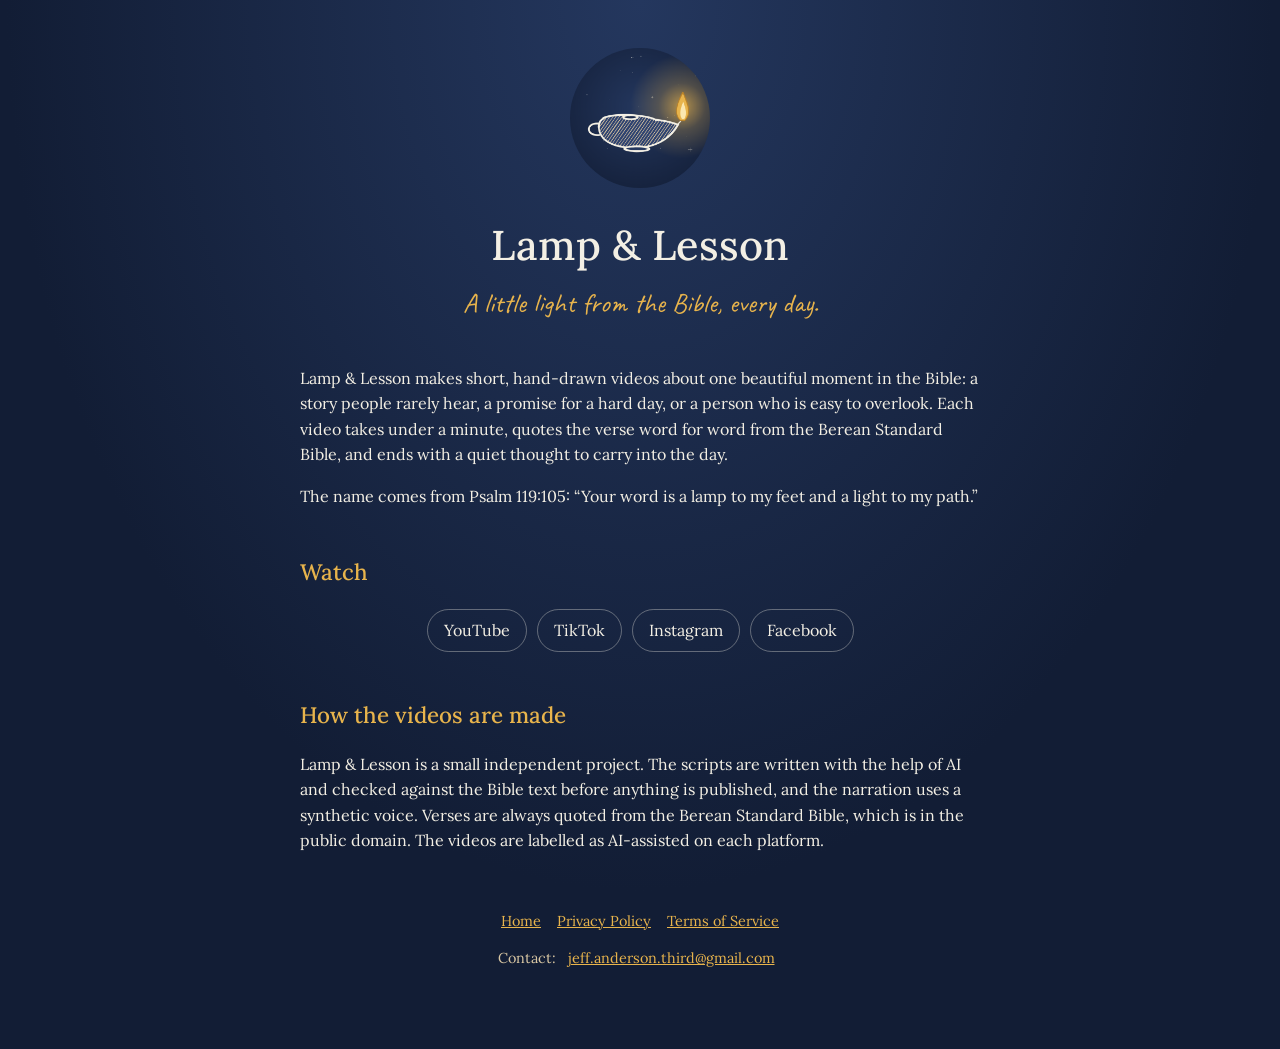
<file: index.html>
<!doctype html>
<html lang="en">
<head>
<meta charset="utf-8"><meta name="viewport" content="width=device-width, initial-scale=1">
<title>Lamp &amp; Lesson</title>
<meta name="description" content="Short, hand-drawn videos about one beautiful moment in the Bible, told in under a minute.">
<link rel="preconnect" href="https://fonts.googleapis.com"><link href="https://fonts.googleapis.com/css2?family=Caveat:wght@700&family=Lora:wght@400;500&display=swap" rel="stylesheet">
<link rel="stylesheet" href="style.css">
</head>
<body>
<main>
<header>
<img src="lamp.png" alt="A small oil lamp with a golden flame">
<h1>Lamp &amp; Lesson</h1>
<p class="undertittel">A little light from the Bible, every day.</p>
</header>
<p>Lamp &amp; Lesson makes short, hand-drawn videos about one beautiful moment in the Bible: a story people rarely hear, a promise for a hard day, or a person who is easy to overlook. Each video takes under a minute, quotes the verse word for word from the Berean Standard Bible, and ends with a quiet thought to carry into the day.</p>
<p>The name comes from Psalm 119:105: “Your word is a lamp to my feet and a light to my path.”</p>
<h2>Watch</h2>
<ul class="kanaler">
<li><a href="https://www.youtube.com/@LampLesson">YouTube</a></li>
<li><a href="https://www.tiktok.com/@lampandlessons">TikTok</a></li>
<li><a href="https://www.instagram.com/lampandlessons">Instagram</a></li>
<li><a href="https://www.facebook.com/profile.php?id=61595911359198">Facebook</a></li>
</ul>
<h2>How the videos are made</h2>
<p>Lamp &amp; Lesson is a small independent project. The scripts are written with the help of AI and checked against the Bible text before anything is published, and the narration uses a synthetic voice. Verses are always quoted from the Berean Standard Bible, which is in the public domain. The videos are labelled as AI-assisted on each platform.</p>
<footer><a href="./">Home</a><a href="privacy.html">Privacy Policy</a><a href="terms.html">Terms of Service</a><p>Contact: <a href="mailto:jeff.anderson.third@gmail.com">jeff.anderson.third@gmail.com</a></p></footer>
</main>
</body>
</html>
</file>
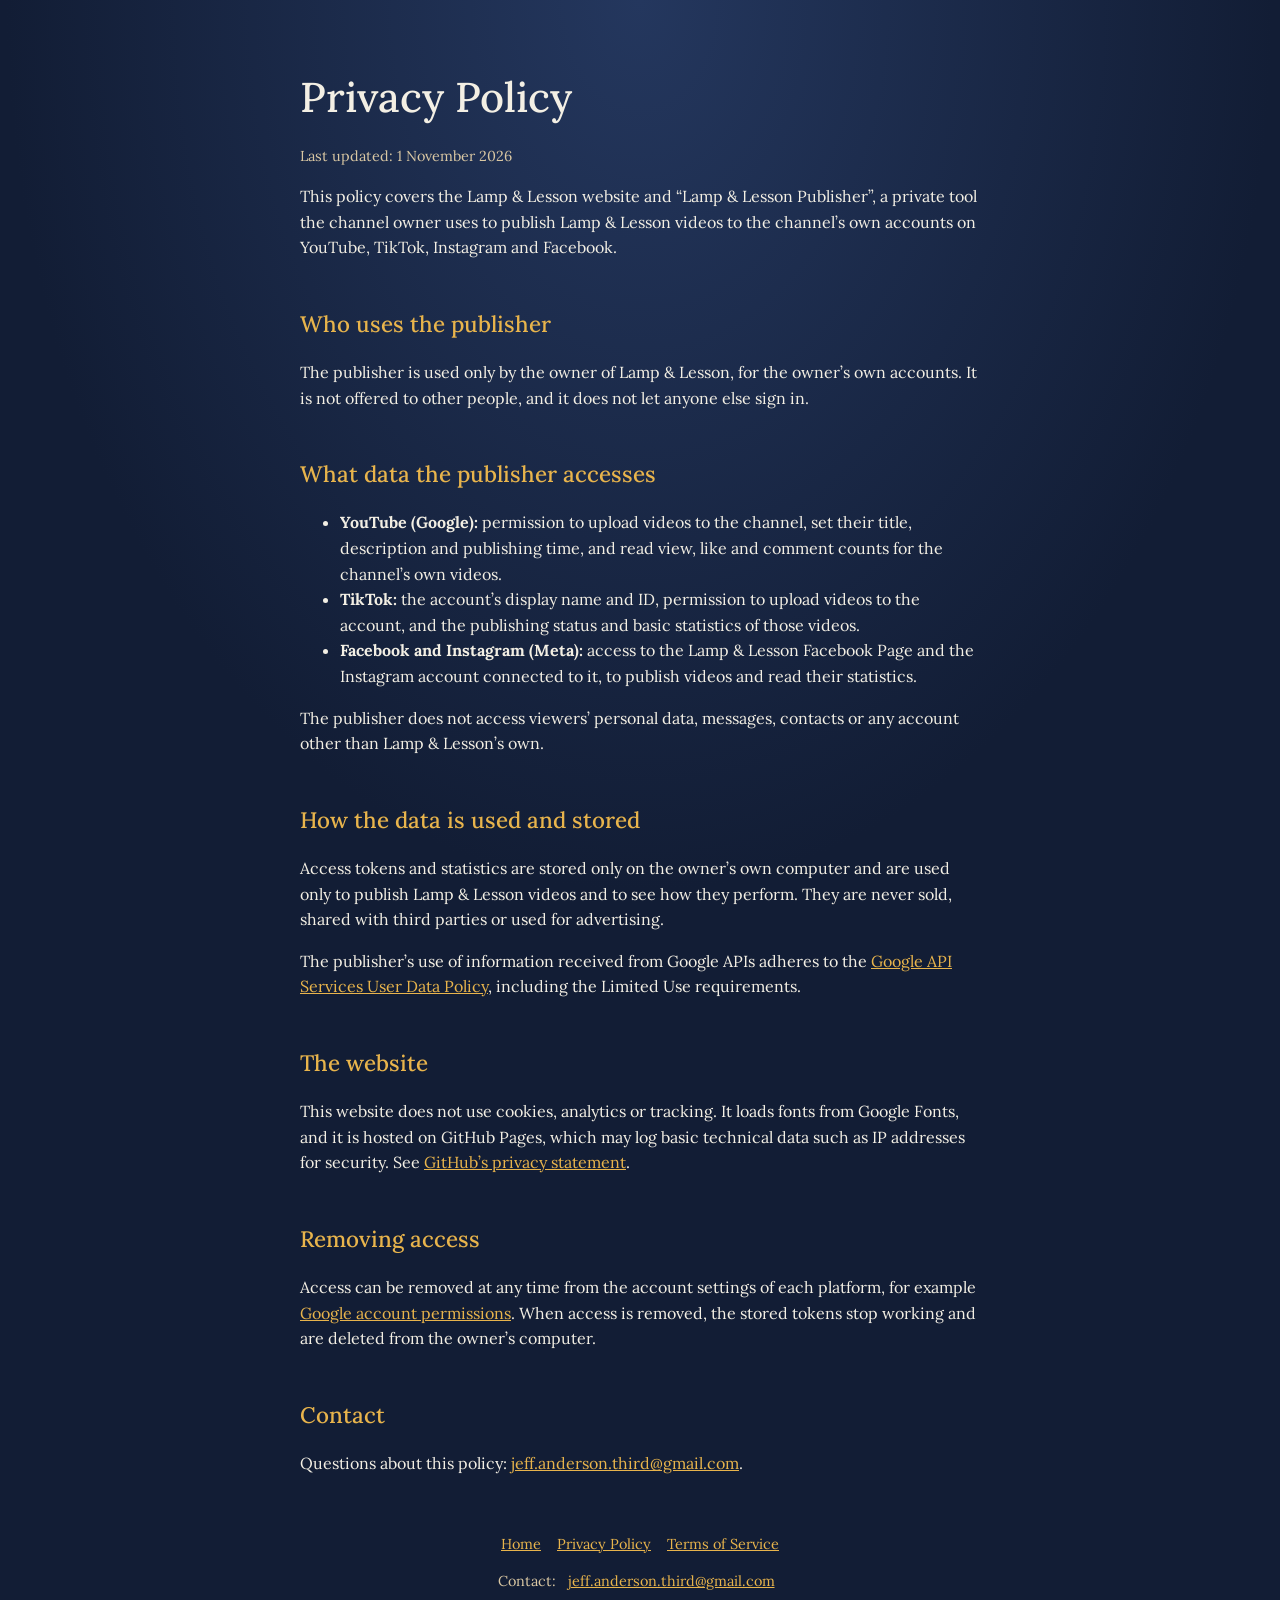
<file: privacy.html>
<!doctype html>
<html lang="en">
<head>
<meta charset="utf-8"><meta name="viewport" content="width=device-width, initial-scale=1">
<title>Privacy Policy – Lamp &amp; Lesson</title>
<link rel="preconnect" href="https://fonts.googleapis.com"><link href="https://fonts.googleapis.com/css2?family=Caveat:wght@700&family=Lora:wght@400;500&display=swap" rel="stylesheet">
<link rel="stylesheet" href="style.css">
</head>
<body>
<main>
<h1>Privacy Policy</h1>
<p class="liten">Last updated: 1 November 2026</p>
<p>This policy covers the Lamp &amp; Lesson website and “Lamp &amp; Lesson Publisher”, a private tool the channel owner uses to publish Lamp &amp; Lesson videos to the channel’s own accounts on YouTube, TikTok, Instagram and Facebook.</p>
<h2>Who uses the publisher</h2>
<p>The publisher is used only by the owner of Lamp &amp; Lesson, for the owner’s own accounts. It is not offered to other people, and it does not let anyone else sign in.</p>
<h2>What data the publisher accesses</h2>
<ul>
<li><strong>YouTube (Google):</strong> permission to upload videos to the channel, set their title, description and publishing time, and read view, like and comment counts for the channel’s own videos.</li>
<li><strong>TikTok:</strong> the account’s display name and ID, permission to upload videos to the account, and the publishing status and basic statistics of those videos.</li>
<li><strong>Facebook and Instagram (Meta):</strong> access to the Lamp &amp; Lesson Facebook Page and the Instagram account connected to it, to publish videos and read their statistics.</li>
</ul>
<p>The publisher does not access viewers’ personal data, messages, contacts or any account other than Lamp &amp; Lesson’s own.</p>
<h2>How the data is used and stored</h2>
<p>Access tokens and statistics are stored only on the owner’s own computer and are used only to publish Lamp &amp; Lesson videos and to see how they perform. They are never sold, shared with third parties or used for advertising.</p>
<p>The publisher’s use of information received from Google APIs adheres to the <a href="https://developers.google.com/terms/api-services-user-data-policy">Google API Services User Data Policy</a>, including the Limited Use requirements.</p>
<h2>The website</h2>
<p>This website does not use cookies, analytics or tracking. It loads fonts from Google Fonts, and it is hosted on GitHub Pages, which may log basic technical data such as IP addresses for security. See <a href="https://docs.github.com/en/site-policy/privacy-policies/github-general-privacy-statement">GitHub’s privacy statement</a>.</p>
<h2>Removing access</h2>
<p>Access can be removed at any time from the account settings of each platform, for example <a href="https://myaccount.google.com/permissions">Google account permissions</a>. When access is removed, the stored tokens stop working and are deleted from the owner’s computer.</p>
<h2>Contact</h2>
<p>Questions about this policy: <a href="mailto:jeff.anderson.third@gmail.com">jeff.anderson.third@gmail.com</a>.</p>
<footer><a href="./">Home</a><a href="privacy.html">Privacy Policy</a><a href="terms.html">Terms of Service</a><p>Contact: <a href="mailto:jeff.anderson.third@gmail.com">jeff.anderson.third@gmail.com</a></p></footer>
</main>
</body>
</html>
</file>
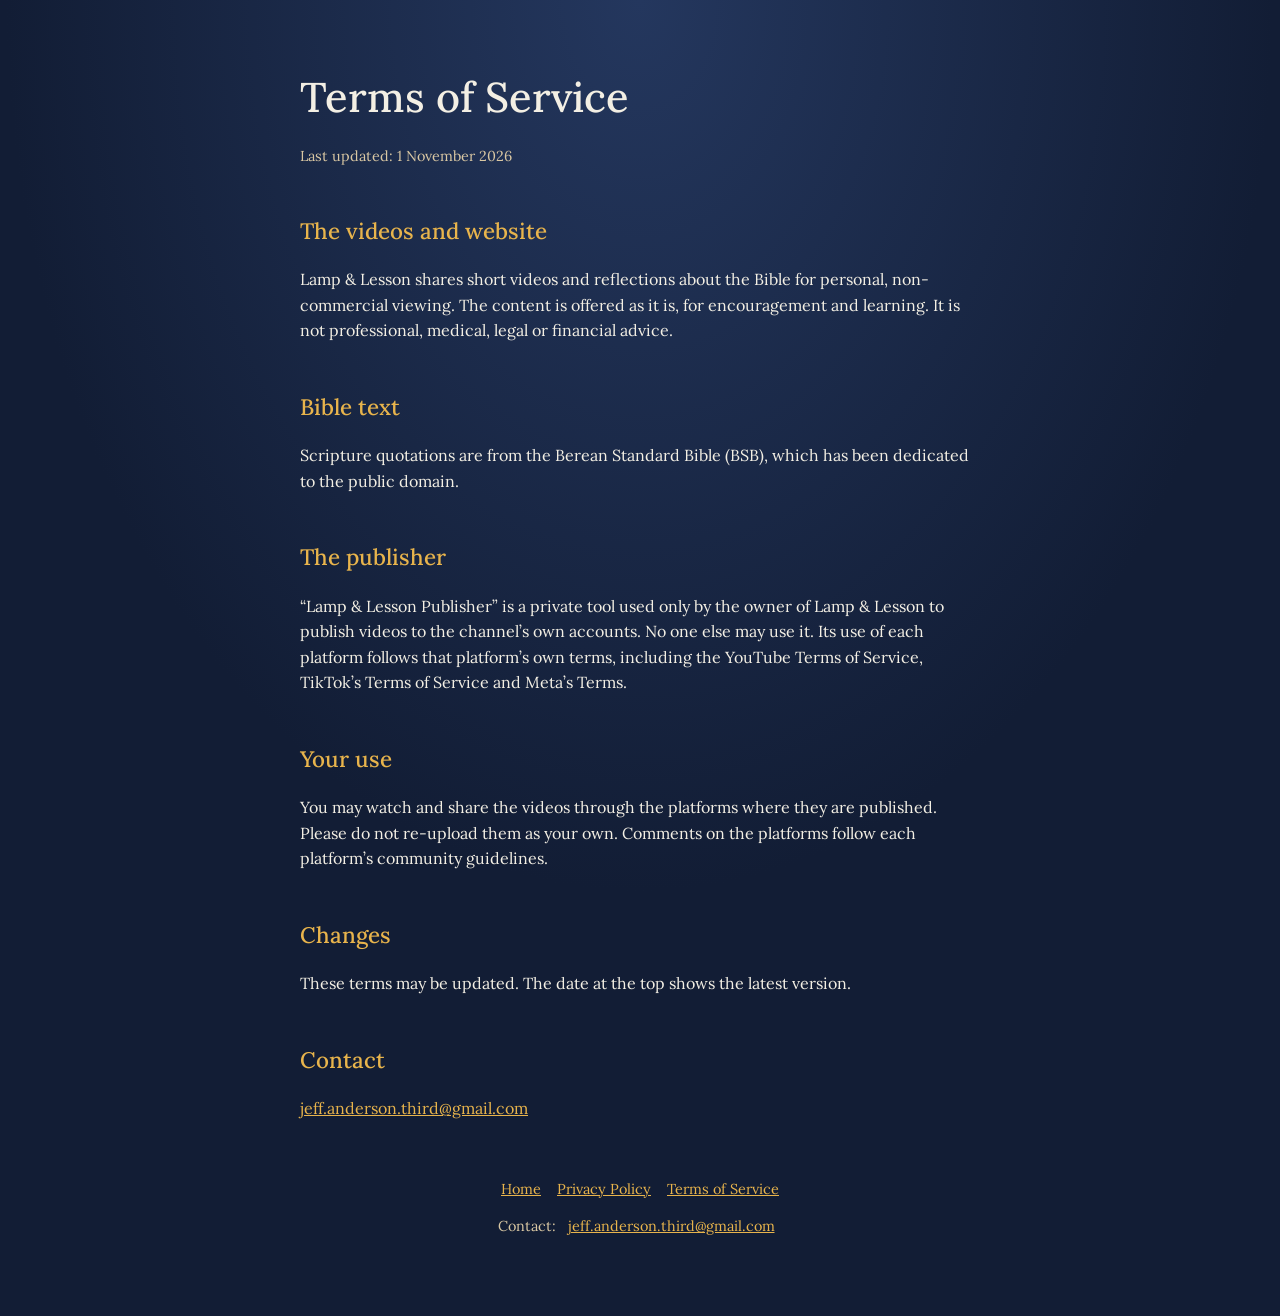
<file: terms.html>
<!doctype html>
<html lang="en">
<head>
<meta charset="utf-8"><meta name="viewport" content="width=device-width, initial-scale=1">
<title>Terms of Service – Lamp &amp; Lesson</title>
<link rel="preconnect" href="https://fonts.googleapis.com"><link href="https://fonts.googleapis.com/css2?family=Caveat:wght@700&family=Lora:wght@400;500&display=swap" rel="stylesheet">
<link rel="stylesheet" href="style.css">
</head>
<body>
<main>
<h1>Terms of Service</h1>
<p class="liten">Last updated: 1 November 2026</p>
<h2>The videos and website</h2>
<p>Lamp &amp; Lesson shares short videos and reflections about the Bible for personal, non-commercial viewing. The content is offered as it is, for encouragement and learning. It is not professional, medical, legal or financial advice.</p>
<h2>Bible text</h2>
<p>Scripture quotations are from the Berean Standard Bible (BSB), which has been dedicated to the public domain.</p>
<h2>The publisher</h2>
<p>“Lamp &amp; Lesson Publisher” is a private tool used only by the owner of Lamp &amp; Lesson to publish videos to the channel’s own accounts. No one else may use it. Its use of each platform follows that platform’s own terms, including the YouTube Terms of Service, TikTok’s Terms of Service and Meta’s Terms.</p>
<h2>Your use</h2>
<p>You may watch and share the videos through the platforms where they are published. Please do not re-upload them as your own. Comments on the platforms follow each platform’s community guidelines.</p>
<h2>Changes</h2>
<p>These terms may be updated. The date at the top shows the latest version.</p>
<h2>Contact</h2>
<p><a href="mailto:jeff.anderson.third@gmail.com">jeff.anderson.third@gmail.com</a></p>
<footer><a href="./">Home</a><a href="privacy.html">Privacy Policy</a><a href="terms.html">Terms of Service</a><p>Contact: <a href="mailto:jeff.anderson.third@gmail.com">jeff.anderson.third@gmail.com</a></p></footer>
</main>
</body>
</html>
</file>
<file: style.css>
:root { --kveld: #1B2A4A; --natt: #121D35; --kritt: #F3EFE4; --gull: #E8B44C; --sand: #D9C7A3; }
* { box-sizing: border-box; }
html, body { margin: 0; background: var(--natt); color: var(--kritt); font-family: Lora, Georgia, serif; line-height: 1.6; }
body { background: radial-gradient(ellipse at 50% 0%, #24375E 0%, var(--natt) 70%) fixed; min-height: 100vh; }
main { max-width: 720px; margin: 0 auto; padding: 48px 20px 64px; }
header { text-align: center; margin-bottom: 40px; }
header img { width: 140px; height: 140px; border-radius: 50%; }
h1 { font-weight: 500; font-size: 2.6rem; margin: 16px 0 4px; }
h2 { font-weight: 500; font-size: 1.4rem; margin-top: 2em; color: var(--gull); }
.undertittel { font-family: Caveat, cursive; font-size: 1.7rem; color: var(--gull); margin: 0; }
a { color: var(--gull); }
ul.kanaler { list-style: none; padding: 0; display: flex; flex-wrap: wrap; gap: 10px; justify-content: center; }
ul.kanaler a { display: inline-block; padding: 8px 16px; border: 1px solid rgba(243, 239, 228, .35); border-radius: 999px; text-decoration: none; color: var(--kritt); }
ul.kanaler a:hover { border-color: var(--gull); color: var(--gull); }
footer { margin-top: 56px; text-align: center; font-size: .9rem; color: var(--sand); }
footer a { margin: 0 8px; }
.liten { font-size: .9rem; color: var(--sand); }
</file>
